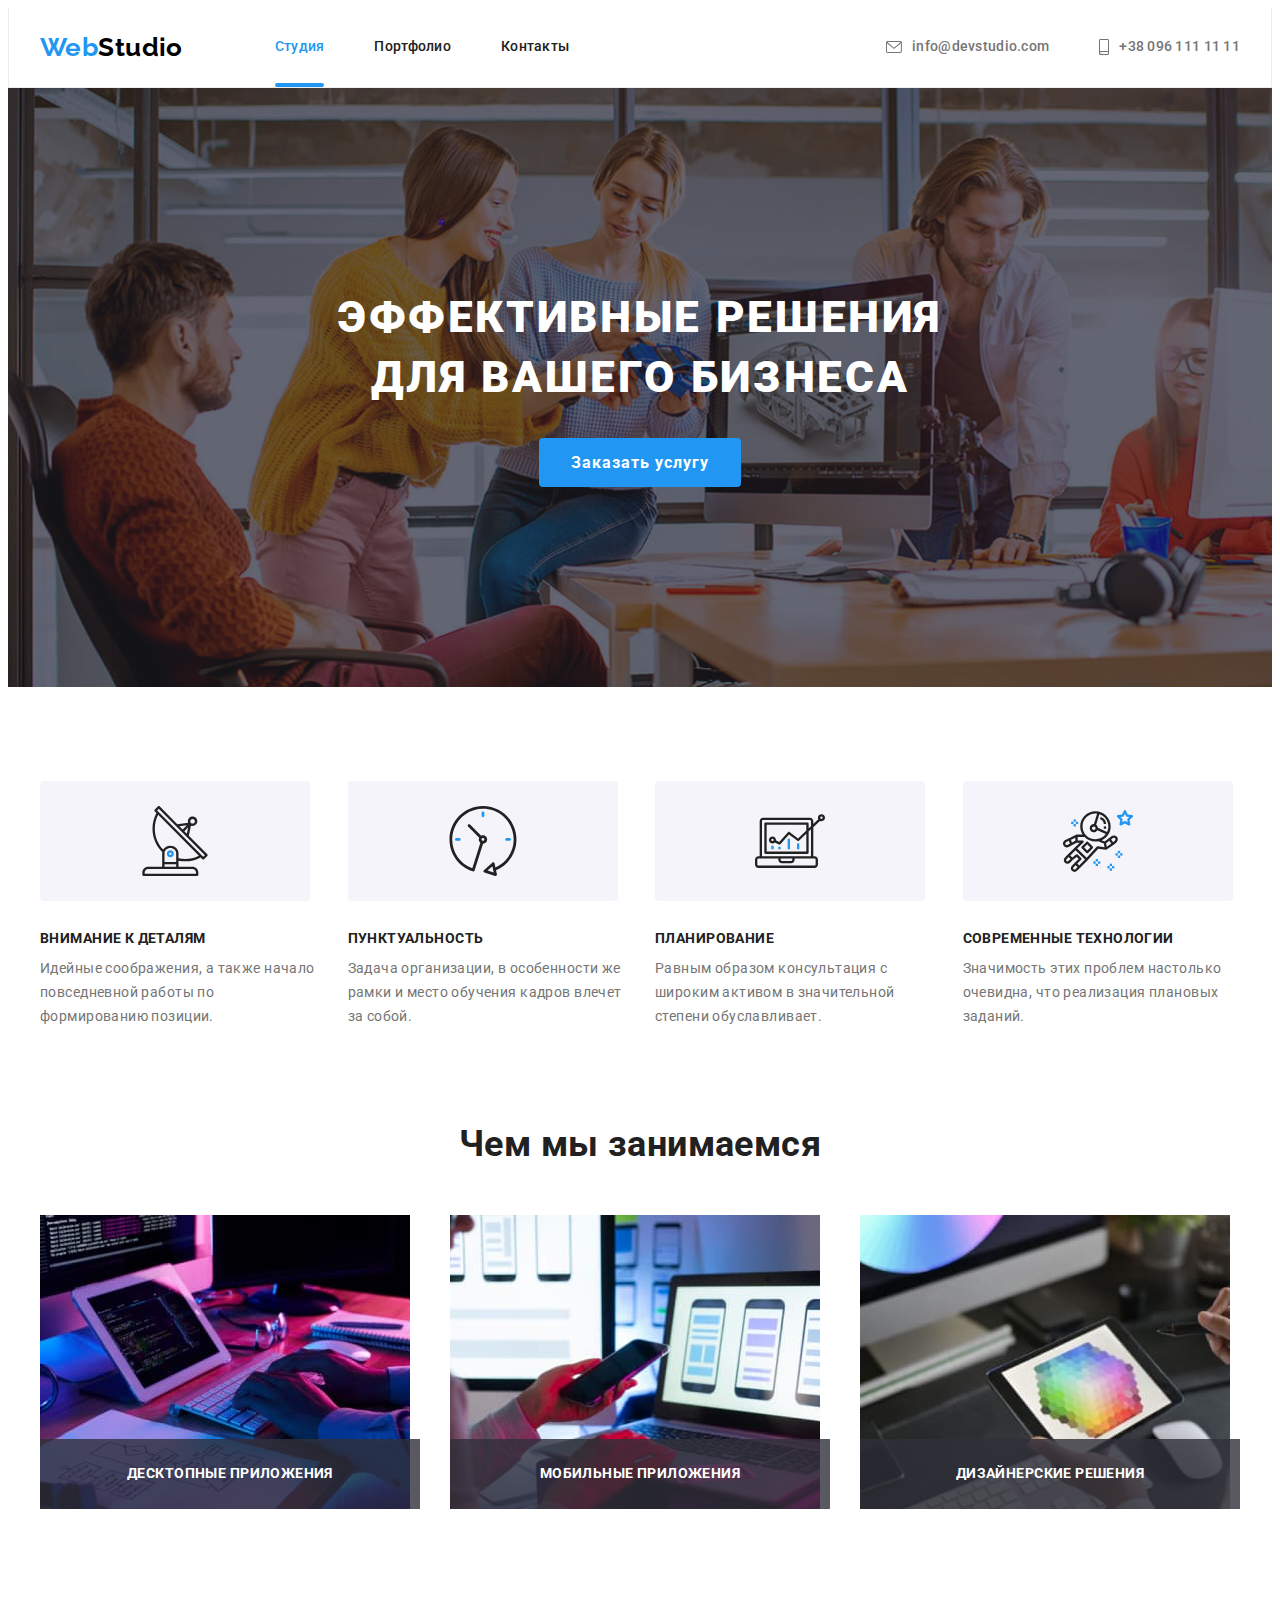
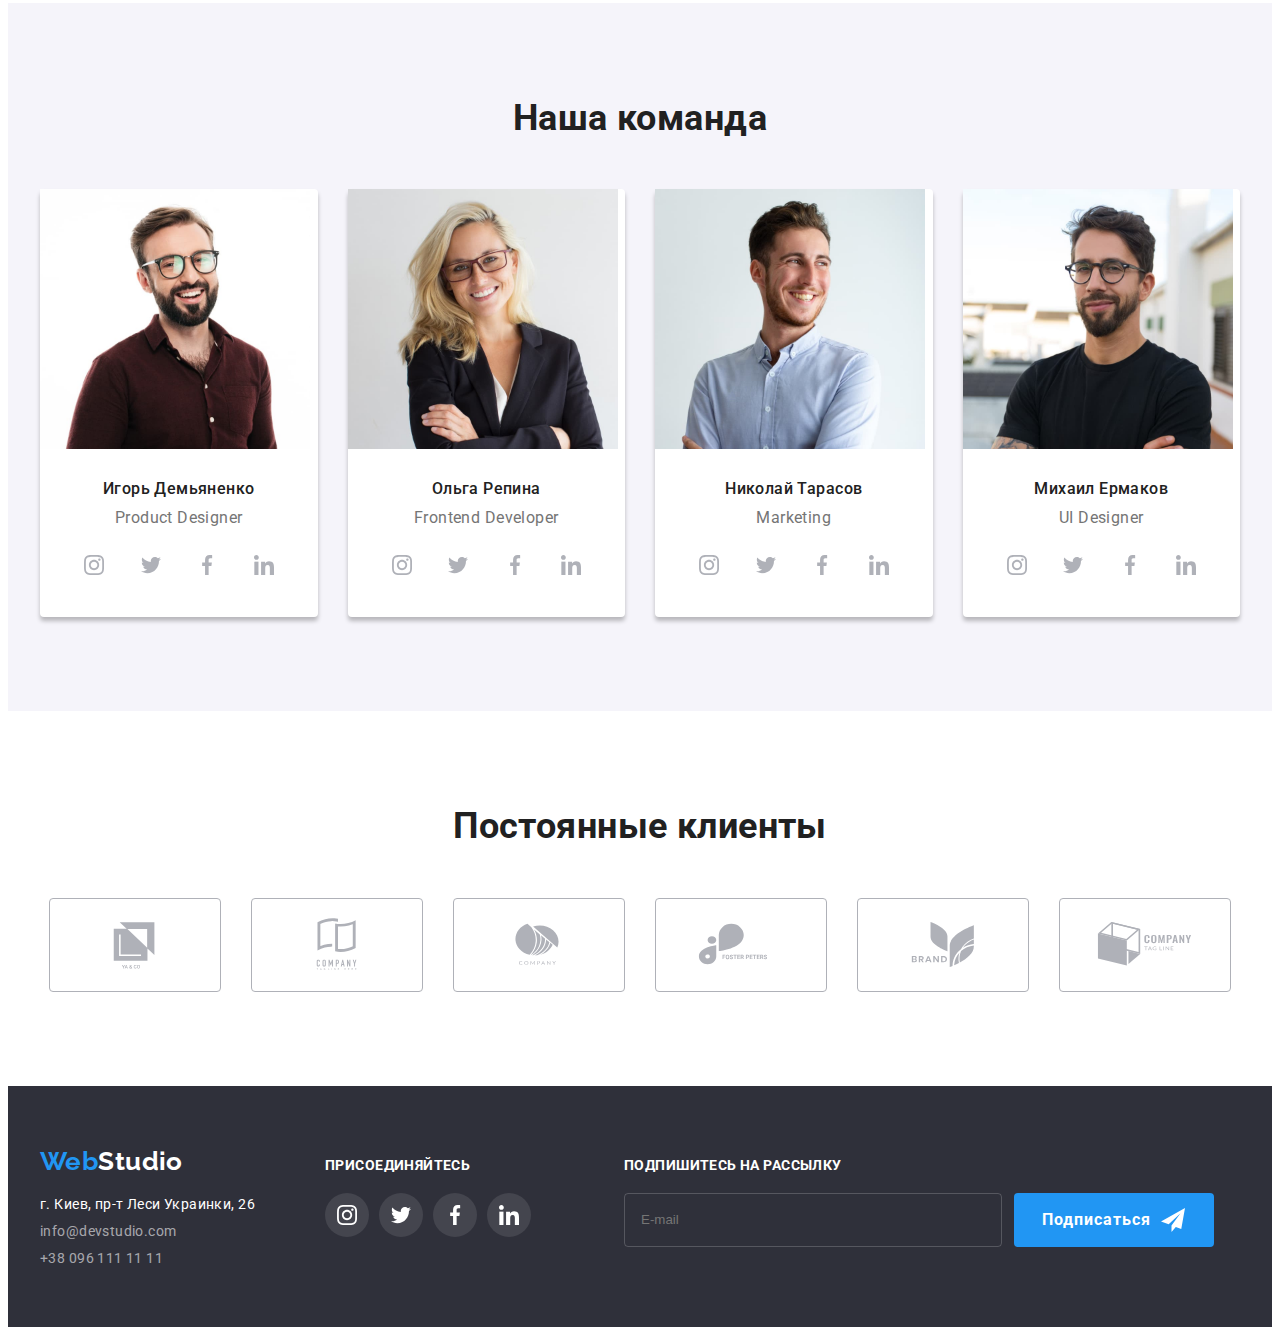
<file: index.html>
<!DOCTYPE html>
<html lang="ru">
  <head>
    <meta charset="UTF-8" />
    <meta http-equiv="X-UA-Compatible" content="IE=edge" />
    <meta name="viewport" content="width=device-width, initial-scale=1.0" />
    <title>Студия</title>
    <link rel="preconnect" href="https://fonts.googleapis.com" />
    <link rel="preconnect" href="https://fonts.gstatic.com" crossorigin />
    <link
      href="https://fonts.googleapis.com/css2?family=Raleway:wght@700&family=Roboto:wght@400;500;700;900&display=swap"
      rel="stylesheet"
    />
    <link
      rel="stylesheet"
      href="https://cdnjs.cloudflare.com/ajax/libs/modern-normalize/1.1.0/modern-normalize.min.css"
      integrity="sha512-wpPYUAdjBVSE4KJnH1VR1HeZfpl1ub8YT/NKx4PuQ5NmX2tKuGu6U/JRp5y+Y8XG2tV+wKQpNHVUX03MfMFn9Q=="
      crossorigin="anonymous"
      referrerpolicy="no-referrer"
    />
    <link rel="stylesheet" href="./css/styles.css" />
  </head>
  <body>
    <header class="header">
      <div class="container header-container">
        <a class="logo link" href="">Web<span class="logo-header">Studio</span> </a>
        <nav class="navigation">
          <ul class="nav-list list">
            <li class="nav-list-item">
              <a class="nav-list-link anderline active link" href="">Студия</a>
            </li>
            <li class="nav-list-item">
              <a class="nav-list-link link" href="portfolio.html">Портфолио</a>
            </li>
            <li class="nav-list-item">
              <a class="nav-list-link link" href="">Контакты</a>
            </li>
          </ul>
        </nav>
        <ul class="header-contacts list">
          <li class="header-contacts-item">
            <a class="nav-list-link link" href="mailto:info@devstudio.com">
              <svg class="nav-list-icon" width="16" height="12">
                <use href="./img/sprite.svg#envelope"></use>
              </svg>
              info@devstudio.com
            </a>
          </li>
          <li class="header-contacts-item">
            <a class="nav-list-link link" href="tel:+380961111111">
              <svg class="nav-list-icon" width="10" height="16">
                <use href="./img/sprite.svg#smartphone"></use>
              </svg>
              +38 096 111 11 11
            </a>
          </li>
        </ul>
      </div>
    </header>
    <main>
      <section class="hero">
        <div class="container">
          <h1 class="hero-discription">Эффективные решения для вашего бизнеса</h1>
          <button class="modal-btn" type="button" data-modal-open>Заказать услугу</button>
        </div>
      </section>
      <section class="advantage">
        <div class="container">
          <h2 class="visually-hidden">Преимущества</h2>
          <ul class="advantage-list card-set list">
            <li class="advantage-list-item card-set-item">
              <div class="advantage-icon">
                <svg class="advantage-list-icon" width="70" height="70">
                  <use href="./img/sprite.svg#antenna"></use>
                </svg>
              </div>
              <h3 class="advantage-list-title">Внимание к деталям</h3>
              <p class="advantage-discription">
                Идейные соображения, а также начало повседневной работы по формированию позиции.
              </p>
            </li>
            <li class="advantage-list-item card-set-item">
              <div class="advantage-icon">
                <svg class="advantage-list-icon" width="70" height="70">
                  <use href="./img/sprite.svg#clock"></use>
                </svg>
              </div>
              <h3 class="advantage-list-title">Пунктуальность</h3>
              <p class="advantage-discription">
                Задача организации, в особенности же рамки и место обучения кадров влечет за собой.
              </p>
            </li>
            <li class="advantage-list-item card-set-item">
              <div class="advantage-icon">
                <svg class="advantage-list-icon" width="70" height="70">
                  <use href="./img/sprite.svg#diagram"></use>
                </svg>
              </div>
              <h3 class="advantage-list-title">Планирование</h3>
              <p class="advantage-discription">
                Равным образом консультация с широким активом в значительной степени обуславливает.
              </p>
            </li>
            <li class="advantage-list-item card-set-item">
              <div class="advantage-icon">
                <svg class="advantage-list-icon" width="70" height="70">
                  <use href="./img/sprite.svg#astronaut"></use>
                </svg>
              </div>
              <h3 class="advantage-list-title">Современные технологии</h3>
              <p class="advantage-discription">
                Значимость этих проблем настолько очевидна, что реализация плановых заданий.
              </p>
            </li>
          </ul>
        </div>
      </section>
      <section class="about section">
        <div class="container">
          <h2 class="section-title">Чем мы занимаемся</h2>
          <ul class="about-list card-set list">
            <li class="about-list-img card-set-item">
              <div class="about-top-wrap">
                <img src="./img/img.jpg" alt="Клавиатура" width="370" height="294" />
                <p class="about-top-text">ДЕСКТОПНЫЕ ПРИЛОЖЕНИЯ</p>
              </div>
            </li>
            <li class="about-list-img card-set-item">
              <div class="about-top-wrap">
                <img src="./img/img_2.jpg" alt="Телефон" width="370" height="294" />
                <p class="about-top-text">МОБИЛЬНЫЕ ПРИЛОЖЕНИЯ</p>
              </div>
            </li>
            <li class="about-list-img card-set-item">
              <div class="about-top-wrap">
                <img src="./img/img_3.jpg" alt="Планшет" width="370" height="294" />
                <p class="about-top-text">ДИЗАЙНЕРСКИЕ РЕШЕНИЯ</p>
              </div>
            </li>
          </ul>
        </div>
      </section>
      <section class="team section">
        <div class="container">
          <h2 class="section-title">Наша команда</h2>
          <ul class="team-list card-set list">
            <li class="team-list-item card-set-item">
              <img src="./img/img_team1.jpg" alt="Игорь" width="270" height="260" />
              <div class="team-card">
                <h3 class="team-worker-name">Игорь Демьяненко</h3>
                <p class="team-discription" lang="en">Product Designer</p>
                <ul class="social-list list">
                  <li class="social-list-item">
                    <a class="social-list-link" href="">
                      <svg class="social-list-icon" width="20" height="20">
                        <use href="./img/sprite.svg#instagram"></use>
                      </svg>
                    </a>
                  </li>
                  <li class="social-list-item">
                    <a class="social-list-link" href="">
                      <svg class="social-list-icon" width="20" height="20">
                        <use href="./img/sprite.svg#twitter"></use>
                      </svg>
                    </a>
                  </li>
                  <li class="social-list-item">
                    <a class="social-list-link" href="">
                      <svg class="social-list-icon" width="20" height="20">
                        <use href="./img/sprite.svg#facebook"></use>
                      </svg>
                    </a>
                  </li>
                  <li class="social-list-item">
                    <a class="social-list-link" href="">
                      <svg class="social-list-icon" width="20" height="20">
                        <use href="./img/sprite.svg#linkedin"></use>
                      </svg>
                    </a>
                  </li>
                </ul>
              </div>
            </li>
            <li class="team-list-item card-set-item">
              <img src="./img/img_team2.jpg" alt="Ольга" width="270" height="260" />
              <div class="team-card">
                <h3 class="team-worker-name">Ольга Репина</h3>
                <p class="team-discription" lang="en">Frontend Developer</p>
                <ul class="social-list list">
                  <li class="social-list-item">
                    <a class="social-list-link" href="">
                      <svg class="social-list-icon" width="20" height="20">
                        <use href="./img/sprite.svg#instagram"></use>
                      </svg>
                    </a>
                  </li>
                  <li class="social-list-item">
                    <a class="social-list-link" href="">
                      <svg class="social-list-icon" width="20" height="20">
                        <use href="./img/sprite.svg#twitter"></use>
                      </svg>
                    </a>
                  </li>
                  <li class="social-list-item">
                    <a class="social-list-link" href="">
                      <svg class="social-list-icon" width="20" height="20">
                        <use href="./img/sprite.svg#facebook"></use>
                      </svg>
                    </a>
                  </li>
                  <li class="social-list-item">
                    <a class="social-list-link" href="">
                      <svg class="social-list-icon" width="20" height="20">
                        <use href="./img/sprite.svg#linkedin"></use>
                      </svg>
                    </a>
                  </li>
                </ul>
              </div>
            </li>
            <li class="team-list-item card-set-item">
              <img src="./img/img_team3.jpg" alt="Николай" width="270" height="260" />
              <div class="team-card">
                <h3 class="team-worker-name">Николай Тарасов</h3>
                <p class="team-discription" lang="en">Marketing</p>
                <ul class="social-list list">
                  <li class="social-list-item">
                    <a class="social-list-link" href="">
                      <svg class="social-list-icon" width="20" height="20">
                        <use href="./img/sprite.svg#instagram"></use>
                      </svg>
                    </a>
                  </li>
                  <li class="social-list-item">
                    <a class="social-list-link" href="">
                      <svg class="social-list-icon" width="20" height="20">
                        <use href="./img/sprite.svg#twitter"></use>
                      </svg>
                    </a>
                  </li>
                  <li class="social-list-item">
                    <a class="social-list-link" href="">
                      <svg class="social-list-icon" width="20" height="20">
                        <use href="./img/sprite.svg#facebook"></use>
                      </svg>
                    </a>
                  </li>
                  <li class="social-list-item">
                    <a class="social-list-link" href="">
                      <svg class="social-list-icon" width="20" height="20">
                        <use href="./img/sprite.svg#linkedin"></use>
                      </svg>
                    </a>
                  </li>
                </ul>
              </div>
            </li>
            <li class="team-list-item card-set-item">
              <img src="./img/img_team4.jpg" alt="Михаил" width="270" height="260" />
              <div class="team-card">
                <h3 class="team-worker-name">Михаил Ермаков</h3>
                <p class="team-discription" lang="en">UI Designer</p>
                <ul class="social-list list">
                  <li class="social-list-item">
                    <a class="social-list-link" href="">
                      <svg class="social-list-icon" width="20" height="20">
                        <use href="./img/sprite.svg#instagram"></use>
                      </svg>
                    </a>
                  </li>
                  <li class="social-list-item">
                    <a class="social-list-link" href="">
                      <svg class="social-list-icon" width="20" height="20">
                        <use href="./img/sprite.svg#twitter"></use>
                      </svg>
                    </a>
                  </li>
                  <li class="social-list-item">
                    <a class="social-list-link" href="">
                      <svg class="social-list-icon" width="20" height="20">
                        <use href="./img/sprite.svg#facebook"></use>
                      </svg>
                    </a>
                  </li>
                  <li class="social-list-item">
                    <a class="social-list-link" href="">
                      <svg class="social-list-icon" width="20" height="20">
                        <use href="./img/sprite.svg#linkedin"></use>
                      </svg>
                    </a>
                  </li>
                </ul>
              </div>
            </li>
          </ul>
        </div>
      </section>
      <section class="client-section section">
        <div class="container">
          <h2 class="section-title">Постоянные клиенты</h2>
          <ul class="client-list list">
            <li class="client-list-item">
              <a class="client-list-link" href="">
                <svg class="client-list-icon" width="106" height="60">
                  <use href="./img/sprite.svg#logo"></use>
                </svg>
              </a>
            </li>
            <li class="client-list-item">
              <a class="client-list-link" href="">
                <svg class="client-list-icon" width="106" height="60">
                  <use href="./img/sprite.svg#logo-1"></use>
                </svg>
              </a>
            </li>
            <li class="client-list-item">
              <a class="client-list-link" href="">
                <svg class="client-list-icon" width="106" height="60">
                  <use href="./img/sprite.svg#logo-2"></use>
                </svg>
              </a>
            </li>
            <li class="client-list-item">
              <a class="client-list-link" href="">
                <svg class="client-list-icon" width="106" height="60">
                  <use href="./img/sprite.svg#logo-3"></use>
                </svg>
              </a>
            </li>
            <li class="client-list-item">
              <a class="client-list-link" href="">
                <svg class="client-list-icon" width="106" height="60">
                  <use href="./img/sprite.svg#logo-4"></use>
                </svg>
              </a>
            </li>
            <li class="client-list-item">
              <a class="client-list-link" href="">
                <svg class="client-list-icon" width="106" height="60">
                  <use href="./img/sprite.svg#logo-5"></use>
                </svg>
              </a>
            </li>
          </ul>
        </div>
      </section>
    </main>
    <footer class="footer">
      <div class="container footer-rotation">
        <div class="footer-container">
          <a class="logo link" href="">Web<span class="logo-footer">Studio</span> </a>
          <address class="address">
            <ul class="address-list list">
              <li class="address-list-item">
                <a
                  class="footer-link address-item link"
                  href="https://goo.gl/maps/JGFZeKVPoiUHQ6UP8"
                  target="_blank"
                  rel="noreferrer noopener"
                  >г. Киев, пр-т Леси Украинки, 26</a
                >
              </li>
              <li class="address-list-item">
                <a class="footer-link link" href="mailto:info@devstudio.com">info@devstudio.com</a>
              </li>
              <li class="address-list-item">
                <a class="footer-link link" href="tel:+380961111111">+38 096 111 11 11</a>
              </li>
            </ul>
          </address>
        </div>
        <div class="footer-social-container">
          <p class="footer-social-title">ПРИСОЕДИНЯЙТЕСЬ</p>
          <ul class="social-list footer-social-list list">
            <li class="social-list-item">
              <a class="social-list-link footer-social-link" href="">
                <svg class="social-list-icon footer-icon" width="20" height="20">
                  <use href="./img/sprite.svg#instagram"></use>
                </svg>
              </a>
            </li>
            <li class="social-list-item">
              <a class="social-list-link footer-social-link" href="">
                <svg class="social-list-icon footer-icon" width="20" height="20">
                  <use href="./img/sprite.svg#twitter"></use>
                </svg>
              </a>
            </li>
            <li class="social-list-item">
              <a class="social-list-link footer-social-link" href="">
                <svg class="social-list-icon footer-icon" width="20" height="20">
                  <use href="./img/sprite.svg#facebook"></use>
                </svg>
              </a>
            </li>
            <li class="social-list-item">
              <a class="social-list-link footer-social-link" href="">
                <svg class="social-list-icon footer-icon" width="20" height="20">
                  <use href="./img/sprite.svg#linkedin"></use>
                </svg>
              </a>
            </li>
          </ul>
        </div>
        <div class="footer-sub">
          <p class="footer-sub-title">ПОДПИШИТЕСЬ НА РАССЫЛКУ</p>
          <form class="footer-form">
            <input type="email" class="submit-input" name="user-email" placeholder="E-mail" />
            <button type="submit" class="send-btn-sub">
              Подписаться
              <svg class="send-btn-icon" width="24" height="24">
                <use href="./img/sprite.svg#icon-send"></use>
              </svg>
            </button>
          </form>
        </div>
      </div>
    </footer>
    <div class="backdrop is-hidden" data-modal>
      <div class="modal">
        <button type="button" class="modal-close-btn" data-modal-close>
          <svg class="modal-close-icon" width="18" height="18">
            <use href="./img/sprite.svg#icon-close-modal"></use>
          </svg>
        </button>
        <p class="modal-title">Оставьте свои данные, мы вам перезвоним</p>
        <form>
          <div class="modal-fild">
            <label for="user-name" class="modal-label"> Имя</label>
            <div class="input-wrap">
              <input type="text" class="modal-input" name="user-name" id="user-name" />
              <svg class="modal-icon" width="18" height="18">
                <use href="./img/sprite.svg#icon-person"></use>
              </svg>
            </div>
          </div>
          <div class="modal-fild">
            <label for="user-tel" class="modal-label"> Телефон</label>
            <div class="input-wrap">
              <input type="tel" class="modal-input" name="user-tel" id="user-tel" />
              <svg class="modal-icon" width="18" height="18">
                <use href="./img/sprite.svg#icon-phone"></use>
              </svg>
            </div>
          </div>
          <div class="modal-fild">
            <label for="user-email" class="modal-label"> Почта</label>
            <div class="input-wrap">
              <input type="email" class="modal-input" name="user-email" id="user-email" />
              <svg class="modal-icon" width="18" height="18">
                <use href="./img/sprite.svg#icon-email"></use>
              </svg>
            </div>
          </div>
          <div class="modal-user-fild">
            <label for="user-text" class="modal-label"> Комментарий</label>
            <textarea
              name="user-text"
              id="user-text"
              class="modal-text"
              placeholder="Введите текс"
            ></textarea>
          </div>
          <div class="modal-fild checkbox-fild">
            <input
              type="checkbox"
              name="privasy"
              value="true"
              class="modal-check visually-hidden"
              id="privasy"
            />
            <label for="privasy" class="check-text">
              <span>
                <svg class="checkbox-icon" width="11" height="8">
                  <use href="./img/sprite.svg#icon-check"></use>
                </svg>
              </span>
              Соглашаюсь с рассылкой и принимаю
              <a href="" class="check-link">Условия договора</a></label
            >
          </div>
          <button type="submit" class="send-btn">Отправить</button>
        </form>
      </div>
    </div>
    <script src="./js/modal.js"></script>
  </body>
</html>
</file>
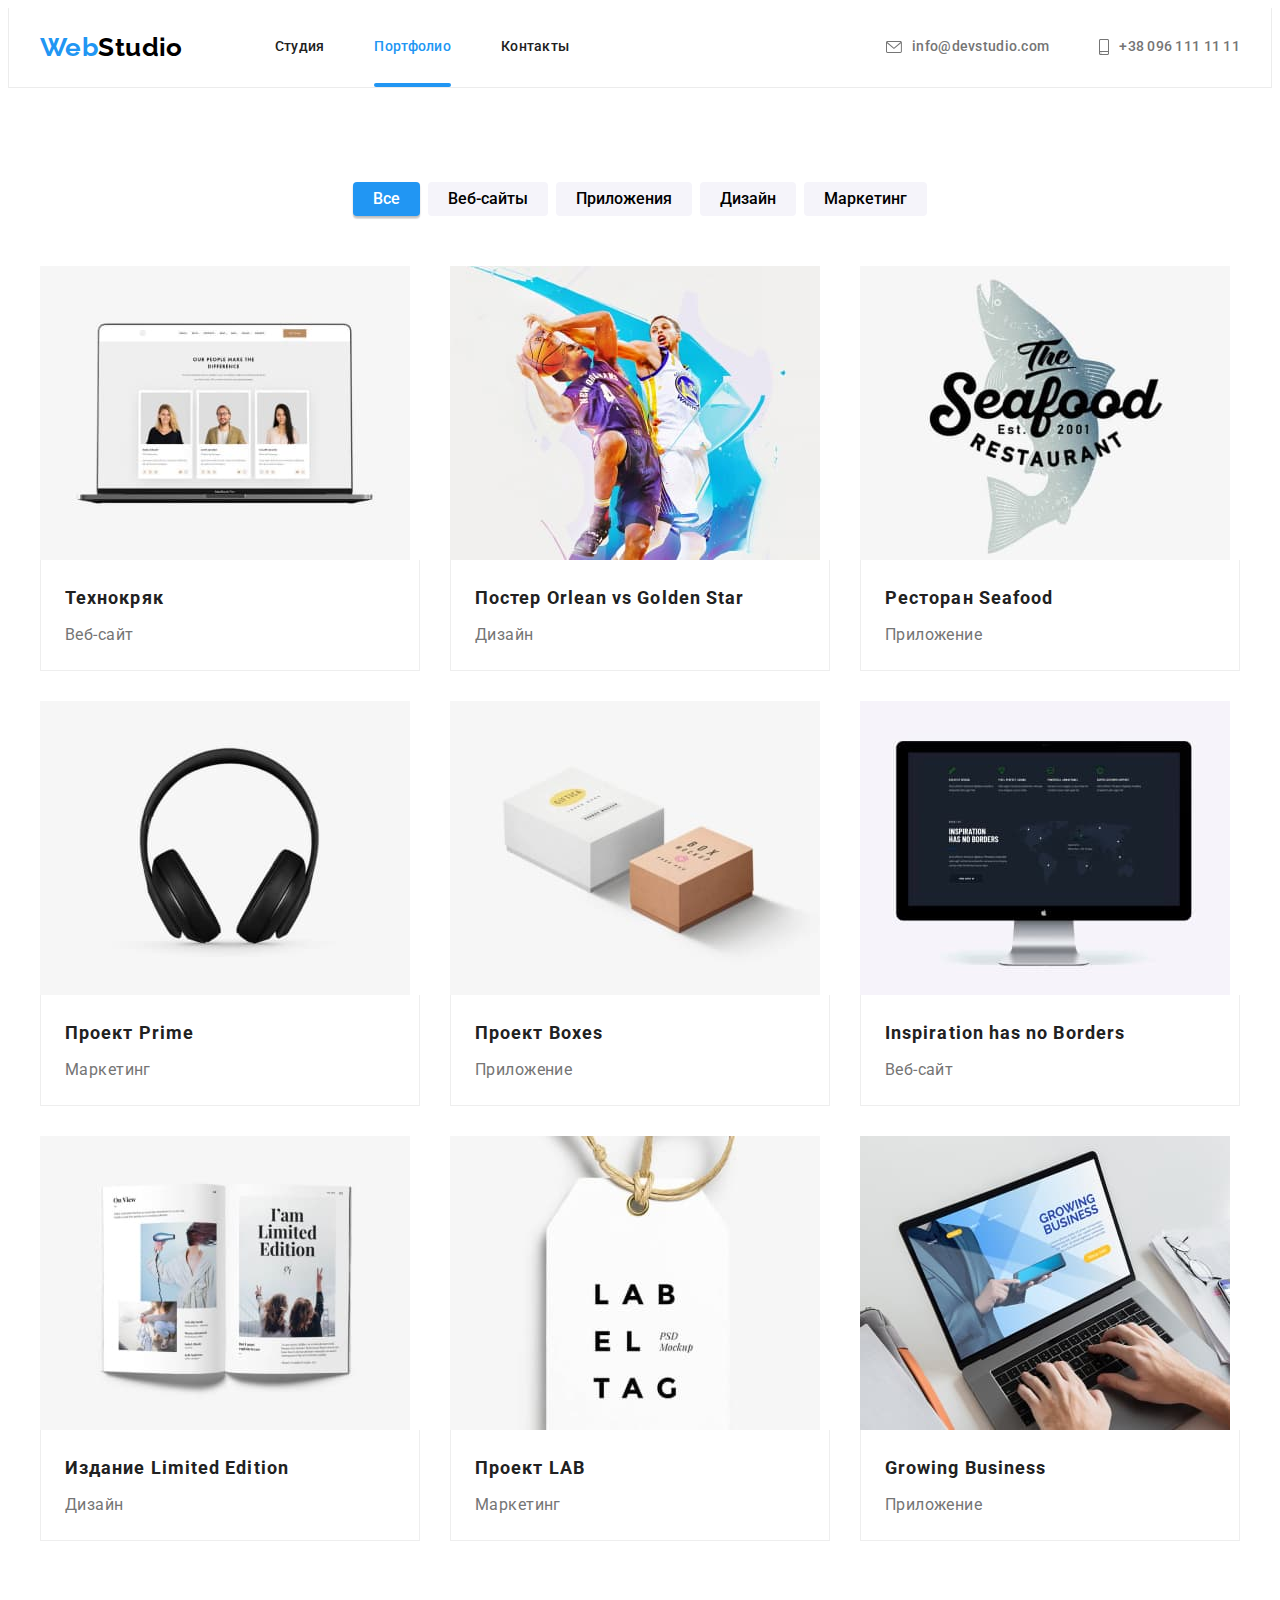
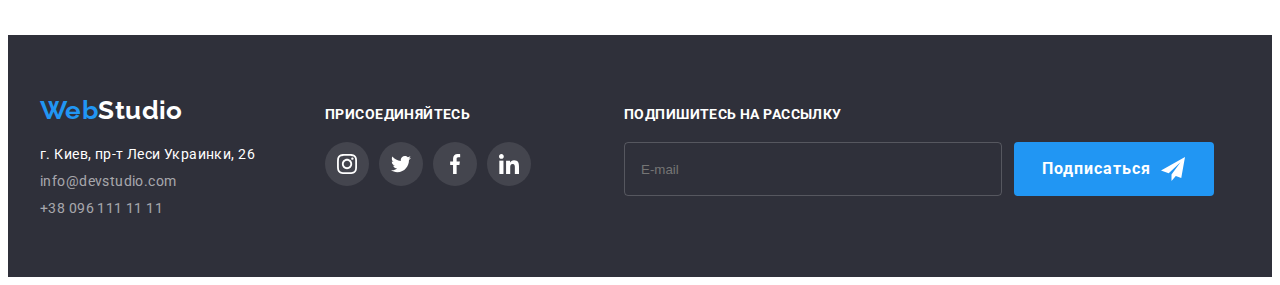
<file: portfolio.html>
<!DOCTYPE html>
<html lang="ru">
  <head>
    <meta charset="UTF-8" />
    <meta http-equiv="X-UA-Compatible" content="IE=edge" />
    <meta name="viewport" content="width=device-width, initial-scale=1.0" />
    <title>Портфолио</title>
    <link rel="preconnect" href="https://fonts.googleapis.com" />
    <link rel="preconnect" href="https://fonts.gstatic.com" crossorigin />
    <link
      href="https://fonts.googleapis.com/css2?family=Raleway:wght@700&family=Roboto:wght@400;500;700;900&display=swap"
      rel="stylesheet"
    />
    <link
      rel="stylesheet"
      href="https://cdnjs.cloudflare.com/ajax/libs/modern-normalize/1.1.0/modern-normalize.min.css"
      integrity="sha512-wpPYUAdjBVSE4KJnH1VR1HeZfpl1ub8YT/NKx4PuQ5NmX2tKuGu6U/JRp5y+Y8XG2tV+wKQpNHVUX03MfMFn9Q=="
      crossorigin="anonymous"
      referrerpolicy="no-referrer"
    />
    <link rel="stylesheet" href="./css/styles.css" />
  </head>
  <body>
    <header class="header">
      <div class="container header-container">
        <a class="logo link" href="">Web<span class="logo-header">Studio</span> </a>
        <nav class="navigation">
          <ul class="nav-list list">
            <li class="nav-list-item">
              <a class="nav-list-link link" href="index.html">Студия</a>
            </li>
            <li class="nav-list-item">
              <a class="nav-list-link anderline active link" href="">Портфолио</a>
            </li>
            <li class="nav-list-item">
              <a class="nav-list-link link" href="">Контакты</a>
            </li>
          </ul>
        </nav>
        <ul class="header-contacts list">
          <li class="header-contacts-item">
            <a class="nav-list-link contacts-link link" href="mailto:info@devstudio.com">
              <svg class="nav-list-icon" width="16" height="12">
                <use href="./img/sprite.svg#envelope"></use>
              </svg>
              info@devstudio.com
            </a>
          </li>
          <li class="header-contacts-item">
            <a class="nav-list-link contacts-link link" href="tel:+380961111111">
              <svg class="nav-list-icon" width="10" height="16">
                <use href="./img/sprite.svg#smartphone"></use>
              </svg>
              +38 096 111 11 11
            </a>
          </li>
        </ul>
      </div>
    </header>
    <main>
      <section class="portfolio-nav section">
        <div class="container">
          <h1 hidden>Портфолио</h1>
          <ul class="portfolio-nav-list list">
            <li class="portfolio-nav-list-item">
              <button class="portfolio-nav-list-btn current" type="button">Все</button>
            </li>
            <li class="portfolio-nav-list-item">
              <button class="portfolio-nav-list-btn" type="button">Веб-сайты</button>
            </li>
            <li class="portfolio-nav-list-item">
              <button class="portfolio-nav-list-btn" type="button">Приложения</button>
            </li>
            <li class="portfolio-nav-list-item">
              <button class="portfolio-nav-list-btn" type="button">Дизайн</button>
            </li>
            <li class="portfolio-nav-list-item">
              <button class="portfolio-nav-list-btn" type="button">Маркетинг</button>
            </li>
          </ul>
          <ul class="projects-list card-set list">
            <li class="projects-list-item card-set-item">
              <a class="projects-link link" href="" target="_blank" rel="noreferrer noopener">
                <div class="projects-top-wrap">
                  <img
                    src="./img/img_one.jpg"
                    alt="Фото сайта технокряк"
                    width="370"
                    height="294"
                  />
                  <p class="projects-top-text">
                    Ресурс предлагает комплексные предложения с разным уровнем функционала и
                    сервисов. Все это позволит посетителю получить исчерпывающие сведения о компании
                    или частном лице.
                  </p>
                </div>
                <div class="projects-card">
                  <h2 class="projects-title">Технокряк</h2>
                  <p class="projects-discription">Веб-сайт</p>
                </div>
              </a>
            </li>
            <li class="projects-list-item card-set-item">
              <a class="projects-link link" href="" target="_blank" rel="noreferrer noopener">
                <div class="projects-top-wrap">
                  <img src="./img/img_two.jpg" alt="Фото постера" width="370" height="294" />
                  <p class="projects-top-text">
                    Плакаты – невероятно творческая форма дизайна. Их цель заключается в том, чтобы
                    захватить и удержать внимание.
                  </p>
                </div>
                <div class="projects-card">
                  <h2 class="projects-title">
                    Постер <span lang="en">Orlean vs Golden Star</span>
                  </h2>
                  <p class="projects-discription">Дизайн</p>
                </div>
              </a>
            </li>
            <li class="projects-list-item card-set-item">
              <a class="projects-link link" href="" target="_blank" rel="noreferrer noopener">
                <div class="projects-top-wrap">
                  <img src="./img/img_three.jpg" alt="Логотип ресторана" width="370" height="294" />
                  <p class="projects-top-text">
                    Внедряя мобильное приложение для ресторана, бизнес получает колоссальные
                    преимущества. Конечно, требуются инвестиции, но в долгосрочной перспективе они
                    окупаются и приносят большую прибыль.
                  </p>
                </div>
                <div class="projects-card">
                  <h2 class="projects-title">Ресторан <span lang="en">Seafood</span></h2>
                  <p class="projects-discription">Приложение</p>
                </div>
              </a>
            </li>
            <li class="projects-list-item card-set-item">
              <a class="projects-link link" href="" target="_blank" rel="noreferrer noopener">
                <div class="projects-top-wrap">
                  <img src="./img/img_four.jpg" alt="Фото проекта прайм" width="370" height="294" />
                  <p class="projects-top-text">
                    Премиум — это не штучный люкс для сверхдоходной аудитории, это все еще массовое
                    производство, но более высокого качества, чем основной рынок
                  </p>
                </div>
                <div class="projects-card">
                  <h2 class="projects-title">Проект <span lang="en">Prime</span></h2>
                  <p class="projects-discription">Маркетинг</p>
                </div>
              </a>
            </li>
            <li class="projects-list-item card-set-item">
              <a class="projects-link link" href="" target="_blank" rel="noreferrer noopener">
                <div class="projects-top-wrap">
                  <img
                    src="./img/img_five.jpg"
                    alt="Фото проекта коробки"
                    width="370"
                    height="294"
                  />
                  <p class="projects-top-text">
                    Упаковка продукта — один из ключевых этапов маркетинга. С ее помощью покупатели
                    идентифицируют бренд и конкретный товар.
                  </p>
                </div>
                <div class="projects-card">
                  <h2 class="projects-title">Проект <span lang="en">Boxes</span></h2>
                  <p class="projects-discription">Приложение</p>
                </div>
              </a>
            </li>
            <li class="projects-list-item card-set-item">
              <a class="projects-link link" href="" target="_blank" rel="noreferrer noopener">
                <div class="projects-top-wrap">
                  <img
                    src="./img/img_six.jpg"
                    alt="Фото сайта вдохновление"
                    width="370"
                    height="294"
                  />
                  <p class="projects-top-text">
                    «У всех нас есть два варианта: мы можем просто жить, а можем создавать
                    собственную жизнь и судьбу», – Джим Рон
                  </p>
                </div>
                <div class="projects-card">
                  <h2 class="projects-title" lang="en">Inspiration has no Borders</h2>
                  <p class="projects-discription">Веб-сайт</p>
                </div>
              </a>
            </li>
            <li class="projects-list-item card-set-item">
              <a class="projects-link link" href="" target="_blank" rel="noreferrer noopener">
                <div class="projects-top-wrap">
                  <img src="./img/img_seven.jpg" alt="Фото дизайна" width="370" height="294" />
                  <p class="projects-top-text">
                    Ограниченная упаковка, лимитированная серия, весенний дизайн, новогоднее
                    предложение – все это перечень особенных сезонных продуктов, которые регулярно
                    выпускают компании.
                  </p>
                </div>
                <div class="projects-card">
                  <h2 class="projects-title">Издание <span lang="en">Limited Edition</span></h2>
                  <p class="projects-discription">Дизайн</p>
                </div>
              </a>
            </li>
            <li class="projects-list-item card-set-item">
              <a class="projects-link link" href="" target="_blank" rel="noreferrer noopener">
                <div class="projects-top-wrap">
                  <img
                    src="./img/img_eight.jpg"
                    alt="Фото логотипа проекта"
                    width="370"
                    height="294"
                  />
                  <p class="projects-top-text">
                    Правильно оформленные этикетки предоставляют всю необходимую информацию о товаре
                    и правила его эксплуатации. А в сочетании с нанесенным на лейбл логотипом
                    бренда, такие изделия делают ваш бренд узнаваемым и популярным
                  </p>
                </div>
                <div class="projects-card">
                  <h2 class="projects-title">Проект <span lang="en">LAB</span></h2>
                  <p class="projects-discription">Маркетинг</p>
                </div>
              </a>
            </li>
            <li class="projects-list-item card-set-item">
              <a class="projects-link link" href="" target="_blank" rel="noreferrer noopener">
                <div class="projects-top-wrap">
                  <img
                    src="./img/img_nine.jpg"
                    alt="Фото работы приложения"
                    width="370"
                    height="294"
                  />
                  <p class="projects-top-text">
                    «Если вы думаете, что вы способны на что-то, вы правы, если вы думаете, что у
                    вас не получится что-то, вы тоже правы», – Генри Форд.
                  </p>
                </div>
                <div class="projects-card">
                  <h2 class="projects-title" lang="en">Growing Business</h2>
                  <p class="projects-discription">Приложение</p>
                </div>
              </a>
            </li>
          </ul>
        </div>
      </section>
    </main>
    <footer class="footer">
      <div class="container footer-rotation">
        <div class="footer-container">
          <a class="logo link" href="">Web<span class="logo-footer">Studio</span> </a>
          <address class="address">
            <ul class="address-list list">
              <li class="address-list-item">
                <a
                  class="footer-link address-item link"
                  href="https://goo.gl/maps/JGFZeKVPoiUHQ6UP8"
                  target="_blank"
                  rel="noreferrer noopener"
                  >г. Киев, пр-т Леси Украинки, 26</a
                >
              </li>
              <li class="address-list-item">
                <a class="footer-link link" href="mailto:info@devstudio.com">info@devstudio.com</a>
              </li>
              <li class="address-list-item">
                <a class="footer-link link" href="tel:+380961111111">+38 096 111 11 11</a>
              </li>
            </ul>
          </address>
        </div>
        <div class="footer-social-container">
          <h3 class="footer-social-title">ПРИСОЕДИНЯЙТЕСЬ</h3>
          <ul class="social-list footer-social-list list">
            <li class="social-list-item">
              <a class="social-list-link footer-social-link" href="">
                <svg class="social-list-icon footer-icon" width="20" height="20">
                  <use href="./img/sprite.svg#instagram"></use>
                </svg>
              </a>
            </li>
            <li class="social-list-item">
              <a class="social-list-link footer-social-link" href="">
                <svg class="social-list-icon footer-icon" width="20" height="20">
                  <use href="./img/sprite.svg#twitter"></use>
                </svg>
              </a>
            </li>
            <li class="social-list-item">
              <a class="social-list-link footer-social-link" href="">
                <svg class="social-list-icon footer-icon" width="20" height="20">
                  <use href="./img/sprite.svg#facebook"></use>
                </svg>
              </a>
            </li>
            <li class="social-list-item">
              <a class="social-list-link footer-social-link" href="">
                <svg class="social-list-icon footer-icon" width="20" height="20">
                  <use href="./img/sprite.svg#linkedin"></use>
                </svg>
              </a>
            </li>
          </ul>
        </div>
        <div class="footer-sub">
          <p class="footer-sub-title">ПОДПИШИТЕСЬ НА РАССЫЛКУ</p>
          <form class="footer-form">
            <input type="email" class="submit-input" name="user-email" placeholder="E-mail" />
            <button type="submit" class="send-btn-sub">
              Подписаться
              <svg class="send-btn-icon" width="24" height="24">
                <use href="./img/sprite.svg#icon-send"></use>
              </svg>
            </button>
          </form>
        </div>
      </div>
    </footer>
  </body>
</html>
</file>
<file: css/styles.css>
:root {
  --primary-font-family: 'Roboto', sans-serif;
  --primary-letter-spacing: 0.03em;
  --primary-font-size: 14px;
  --primary-line-height: 1.14;
  --main-font-waight: 400;
  --primary-discription-color: #757575;
  --main-dark-color: #212121;
  --accent-color: #2196f3;
  --card-item: 3;
}
body {
  font-family: var(--primary-font-family);
  letter-spacing: var(--primary-letter-spacing);
  font-size: var(--primary-font-size);
  color: var(--primary-discription-color);
  line-height: var(--primary-line-height);
  font-weight: var(--main-font-waight);
}
h1,
h2,
h3,
h4,
p {
  margin-top: 0;
  margin-bottom: 0;
}
ul,
ol {
  margin-top: 0;
  margin-bottom: 0;
  padding-left: 0;
}
img {
  display: block;
}
.list {
  list-style: none;
}
.link {
  text-decoration: none;
  color: inherit;
}
.container {
  width: 1200px;
  padding-left: 15px;
  padding-right: 15px;
  margin-left: auto;
  margin-right: auto;
}
.section {
  padding-top: 94px;
  padding-bottom: 94px;
}
.card-set {
  display: flex;
  flex-wrap: wrap;
  margin-top: -30px;
  margin-left: -30px;
}
.card-set-item {
  margin-top: 30px;
  margin-left: 30px;
  flex-basis: calc(100% / var(--card-item) - 30px);
}

/* ==========LOGO========== */

.logo {
  font-family: 'Raleway', sans-serif;
  font-weight: 700;
  font-size: 26px;
  line-height: 1.19;
  color: var(--accent-color);
}
.logo-header {
  color: #000000;
}
.logo-footer {
  color: #ffffff;
}

/* ==========HEADER========== */
.header-container {
  display: flex;
  align-items: center;
}

.nav-list-link {
  font-weight: 500;
  font-size: inherit;
  letter-spacing: 0.02em;
  display: flex;
  align-items: center;
  transition-property: color;
  transition-duration: 250ms;
  transition-timing-function: cubic-bezier(0.4, 0, 0.2, 1);
  position: relative;
}
.nav-list-link.anderline::after {
  content: '';
  position: absolute;
  width: 100%;
  height: 4px;
  background-color: var(--accent-color);
  border-radius: 2px;
  left: 0;
  bottom: -32px;
}

.nav-list-icon {
  fill: var(--primary-discription-color);
  margin-right: 10px;
  transition-property: fill;
  transition-duration: 250ms;
  transition-timing-function: cubic-bezier(0.4, 0, 0.2, 1);
}

.nav-list-link:hover,
.nav-list-link:focus,
.active {
  color: var(--accent-color);
}
.nav-list-link:hover .nav-list-icon,
.nav-list-link:focus .nav-list-icon {
  fill: var(--accent-color);
}

.nav-list {
  color: var(--main-dark-color);
  display: flex;
}

.header-contacts {
  display: flex;
  margin-left: auto;
}
.header-contacts-item:not(:last-child) {
  margin-right: 50px;
}
.nav-list-item:not(:last-child) {
  margin-right: 50px;
}
.header {
  padding-top: 24px;
  padding-bottom: 24px;
  border: 1px solid #ececec;
  border-top: none;
  border-top: none;
}
.header .logo {
  margin-right: 92px;
}
/* ==========HERO========== */
.hero {
  background-image: linear-gradient(rgba(47, 48, 58, 0.4), rgba(47, 48, 58, 0.4)),
    url(../img/hero/bg.jpg);
  background-color: #c4c4c4;
  background-size: cover;
  padding-top: 200px;
  padding-bottom: 200px;
  max-width: 1600px;
  margin: 0 auto;
}

.hero-discription {
  font-weight: 900;
  font-size: 44px;
  line-height: 1.36;
  text-align: center;
  letter-spacing: 0.06em;
  text-transform: uppercase;
  color: #ffffff;
  margin-bottom: 30px;
  margin-right: auto;
  margin-left: auto;
  width: 696px;
}
.modal-btn {
  font-family: inherit;
  font-weight: 700;
  font-size: 16px;
  line-height: 1.86;
  display: flex;
  align-items: center;
  text-align: center;
  letter-spacing: 0.06em;
  color: #ffffff;
  background-color: var(--accent-color);
  cursor: pointer;
  margin-right: auto;
  margin-left: auto;
  min-width: 200px;
  padding: 10px 32px;
  border-radius: 4px;
  border: none;
  transition-property: background-color;
  transition-duration: 250ms;
  transition-timing-function: cubic-bezier(0.4, 0, 0.2, 1);
}
.modal-btn:hover,
.modal-btn:focus {
  background-color: #188ce8;
}

/* ==========ADVANTAGE========== */
.visually-hidden {
  position: absolute;
  white-space: nowrap;
  width: 1px;
  height: 1px;
  overflow: hidden;
  border: 0;
  padding: 0;
  clip: rect(0 0 0 0);
  clip-path: inset(50%);
  margin: -1px;
}
.advantage-list-title {
  font-weight: 700;
  font-size: 14px;
  text-transform: uppercase;
  color: var(--main-dark-color);
  margin-bottom: 10px;
}
.advantage-discription {
  line-height: 1.71;
}
.advantage {
  padding-top: 94px;
}
.advantage-list {
  --card-item: 4;
}
.advantage-icon {
  display: flex;
  align-items: center;
  justify-content: center;
  background: #f5f4fa;
  border: 1px;
  box-sizing: border-box;
  border-radius: 4px;
  margin-bottom: 30px;
  width: 270px;
  height: 120px;
}

/* ==========ABOUT========== */

.section-title {
  font-weight: 700;
  font-size: 36px;
  line-height: 1.17;
  text-align: center;
  color: var(--main-dark-color);
  margin-bottom: 50px;
}

.about-top-wrap {
  position: relative;
}
.about-top-text {
  position: absolute;
  bottom: 0;
  color: #ffffff;
  background-color: rgba(47, 48, 58, 0.8);
  height: 70px;
  width: 100%;
  display: flex;
  justify-content: center;
  align-items: center;
  font-weight: 700;
}

/* ==========TEAM========== */

.team-worker-name {
  font-weight: 500;
  color: var(--main-dark-color);
  margin-bottom: 10px;
}
.team-worker-name,
.team-discription {
  font-size: 16px;
  line-height: 1.19;
  text-align: center;
}
.team-discription {
  margin-bottom: 16px;
}

.team {
  background-color: #f5f4fa;
}
.team-list {
  --card-item: 4;
}
.team-list-item {
  border: 1px;
  border-top: none;
  border-radius: 4px;
  background-color: #ffffff;
  box-shadow: 0px 4px 4px rgba(0, 0, 0, 0.25);
}
.team-card {
  padding-top: 30px;
  padding-bottom: 30px;
  padding-left: 32px;
  padding-right: 32px;
}
.social-list {
  display: flex;
  justify-content: space-between;
}
.social-list-icon {
  fill: #afb1b8;
  transition-property: fill;
  transition-duration: 250ms;
  transition-timing-function: cubic-bezier(0.4, 0, 0.2, 1);
}

.social-list-link {
  display: flex;
  align-items: center;
  justify-content: center;
  width: 44px;
  height: 44px;
  background-color: #ffffff;
  border-radius: 50%;
  transition-property: background-color;
  transition-duration: 250ms;
  transition-timing-function: cubic-bezier(0.4, 0, 0.2, 1);
}
.social-list-link:hover .social-list-icon,
.social-list-link:focus .social-list-icon {
  fill: #ffffff;
}
.social-list-link:hover,
.social-list-link:focus {
  background-color: var(--accent-color);
}

/*===========CLIENTS===========*/
.client-list {
  display: flex;
  align-items: center;
  justify-content: center;
}
.client-list-link {
  display: flex;
  align-items: center;
  justify-content: center;
  fill: #afb1b8;
  border: 1px solid #afb1b8;
  border-radius: 4px;
  width: 170px;
  height: 92px;
  transition-property: border-color;
  transition-duration: 250ms;
  transition-timing-function: cubic-bezier(0.4, 0, 0.2, 1);
}
.client-list-icon {
  transition-property: fill;
  transition-duration: 250ms;
  transition-timing-function: cubic-bezier(0.4, 0, 0.2, 1);
}

.client-list-item:not(:last-child) {
  margin-right: 30px;
}
.client-list-link:hover .client-list-icon,
.client-list-link:focus .client-list-icon {
  fill: var(--accent-color);
}
.client-list-link:hover,
.client-list-link:focus {
  border-color: var(--accent-color);
}

/* ==========FOOTER========== */
.address {
  font-weight: var(--secondary-font-waight);
  font-style: normal;
}
.footer .logo {
  display: block;
  margin-bottom: 20px;
}
.footer-link {
  line-height: 1.17;
}
.footer-link {
  color: rgb(250, 250, 250, 0.6);
  transition-property: color;
  transition-duration: 250ms;
  transition-timing-function: cubic-bezier(0.4, 0, 0.2, 1);
}
.footer-link:hover,
.footer-link:focus {
  color: var(--accent-color);
}
.address-item {
  color: #ffffff;
}
.footer {
  display: flex;
  align-items: baseline;
  background-color: #2f303a;
  padding-top: 60px;
  padding-bottom: 60px;
}
.address-list {
  display: flex;
  flex-direction: column;
}
.address-list-item:not(:last-child) {
  margin-bottom: 10px;
}
.footer-rotation {
  display: flex;
  align-items: baseline;
}
.footer-container {
  margin-right: 70px;
}
.footer-social-container {
  width: 206px;
  margin-right: 93px;
}
.footer-social-title,
.footer-sub-title {
  font-weight: 700;
  font-size: 14px;
  line-height: 16px;
  letter-spacing: 0.03em;
  color: #ffffff;
  margin-bottom: 20px;
}
.footer-social-link {
  background: rgba(255, 255, 255, 0.1);
}
.footer-icon {
  fill: white;
}
.footer-form {
  display: flex;
}

.submit-input {
  width: 358px;
  height: 50px;
  border: 1px solid #ffffff30;
  border-radius: 4px;
  padding-left: 16px;
  outline: none;
  background-color: transparent;
  color: #ffffff;
}
.send-btn-sub {
  font-family: inherit;
  font-weight: 700;
  font-size: 16px;
  line-height: 1.86;
  display: flex;
  align-items: center;
  text-align: center;
  letter-spacing: 0.06em;
  color: #ffffff;
  background-color: var(--accent-color);
  cursor: pointer;
  margin-right: auto;
  margin-left: auto;
  min-width: 200px;
  padding: 10px 28px;
  border-radius: 4px;
  border: none;
  margin-left: 12px;
  transition-property: background-color;
  transition-duration: 250ms;
  transition-timing-function: cubic-bezier(0.4, 0, 0.2, 1);
}
.send-btn-sub:hover,
.send-btn-sub:focus {
  background-color: #188ce8;
}
.send-btn-icon {
  fill: #ffffff;
  margin-left: 10px;
}
/* ==========PORTFOLIO========== */

.portfolio-nav-list-btn {
  font-weight: 500;
  font-family: inherit;
  font-size: 16px;
  line-height: 1.63;
  text-align: center;
  background-color: #f5f4fa;
  cursor: pointer;
  border-radius: 4px;
  padding: 4px 20px;
  border: none;
  transition-property: color, background-color, box-shadow;
  transition-duration: 250ms;
  transition-timing-function: cubic-bezier(0.4, 0, 0.2, 1);
}
.portfolio-nav-list-btn:hover,
.portfolio-nav-list-btn:focus,
.current {
  color: #ffffff;
  background-color: var(--accent-color);
  box-shadow: 0px 3px 1px rgba(0, 0, 0, 0.1), 0px 1px 2px rgba(0, 0, 0, 0.08),
    0px 2px 2px rgba(0, 0, 0, 0.12);
}
.portfolio-nav-list-item:not(:last-child) {
  margin-right: 8px;
}
.projects-title {
  font-weight: 700;
  font-size: 18px;
  line-height: 2;
  letter-spacing: 0.06em;
  color: var(--main-dark-color);
  margin-bottom: 4px;
}
.projects-discription {
  font-weight: var(--secondary-font-waight);
  font-size: 16px;
  line-height: 1.88;
}
.portfolio-nav-list {
  display: flex;
  justify-content: center;
  margin-bottom: 50px;
}
.projects-card {
  padding: 20px 24px;
  background: #ffffff;
  border: 1px solid #eeeeee;
  border-top: none;
}
.projects-link {
  display: flex;
  flex-direction: column;
  transition-property: box-shadow;
  transition-duration: 250ms;
  transition-timing-function: cubic-bezier(0.4, 0, 0.2, 1);
}
.projects-link:hover,
.projects-link:focus {
  box-shadow: 0px 1px 1px rgba(0, 0, 0, 0.12), 0px 4px 4px rgba(0, 0, 0, 0.06),
    1px 4px 6px rgba(0, 0, 0, 0.16);
}

.projects-list-item:hover .projects-top-text {
  transform: translateY(0);
}
.projects-top-wrap {
  position: relative;
  overflow: hidden;
}
.projects-top-text {
  position: absolute;
  top: 0;
  color: #ffffff;
  background-color: rgba(33, 149, 243, 0.8);
  line-height: 1.5;
  font-size: 18px;
  padding: 63px 24px;
  height: 100%;
  transform: translateY(100%);
  transition: transform 250ms linear;
}
.backdrop {
  width: 100%;
  height: 100%;
  background-color: rgba(0, 0, 0, 0.2);
  position: fixed;
  top: 0;
  transition: opacity 250ms, visibility 250ms;
}
.backdrop.is-hidden .modal {
  transform: translate(-50%, -50%) scale(0) rotate(-360deg);
}
.modal {
  min-height: 581px;
  width: 528px;
  background-color: #ffffff;
  border-radius: 4px;
  position: absolute;
  top: 50%;
  left: 50%;
  transform: translate(-50%, -50%) scale(1) rotate(0);
  transition: transform 1000ms;
  padding: 40px 40px 40px 40px;
}
.modal-close-btn {
  width: 30px;
  height: 30px;
  border: 1px solid rgba(0, 0, 0, 0.1);
  border-radius: 50%;
  background-color: transparent;
  position: absolute;
  top: 8px;
  right: 8px;
}
.is-hidden {
  visibility: hidden;
  opacity: 0;
  pointer-events: none;
}
.modal-close-icon {
  position: absolute;
  top: 5px;
  left: 5px;
}
.modal-title {
  font-weight: 700;
  font-size: 20px;
  line-height: 1.15;
  text-align: center;
  letter-spacing: 0.03em;
  color: var(--main-dark-color);
  margin-bottom: 12px;
}
.modal-fild {
  margin-bottom: 10px;
}
.modal-user-fild {
  margin-bottom: 20px;
}
.input-wrap {
  position: relative;
}
.modal-icon {
  position: absolute;
  left: 12px;
  top: 50%;
  transform: translateY(-50%);
}
.modal-input {
  width: 100%;
  height: 40px;
  border: 1px solid rgba(33, 33, 33, 0.2);
  border-radius: 4px;
  padding-left: 42px;
  outline: none;
}
.modal-input:focus {
  border-color: var(--accent-color);
}
.modal-input:focus + .modal-icon {
  fill: var(--accent-color);
}
.modal-label {
  font-weight: 400;
  font-size: 12px;
  line-height: 1.16;
  letter-spacing: 0.01em;
  color: var(--primary-discription-color);
  display: block;
  margin-bottom: 4px;
}
.modal-text {
  width: 100%;
  height: 120px;
  border: 1px solid rgba(33, 33, 33, 0.2);
  border-radius: 4px;
  resize: none;
  padding: 12px 16px;
}
.check-text {
  font-weight: 400;
  font-size: 14px;
  line-height: 1.71;
  letter-spacing: 0.03em;
  color: var(--primary-discription-color);
  display: flex;
  align-items: center;
  justify-content: center;
}
.checkbox-fild {
  margin-bottom: 30px;
}
.check-link {
  color: var(--accent-color);
}
.check-text span {
  width: 16px;
  height: 15px;
  border: 2px solid var(--main-dark-color);
  border-radius: 3px;
  margin-right: 9px;
  display: flex;
  align-items: center;
  justify-content: center;
}
.checkbox-icon {
  fill: transparent;
}
.modal-check:checked + .check-text span {
  background-color: var(--accent-color);
  border: none;
}
.modal-check:checked + .check-text .checkbox-icon {
  fill: #ffffff;
}

.send-btn {
  font-family: inherit;
  font-weight: 700;
  font-size: 16px;
  line-height: 1.86;
  display: flex;
  align-items: center;
  text-align: center;
  letter-spacing: 0.06em;
  color: #ffffff;
  background-color: var(--accent-color);
  cursor: pointer;
  margin-right: auto;
  margin-left: auto;
  min-width: 200px;
  padding: 10px 55px;
  border-radius: 4px;
  border: none;
  transition-property: background-color;
  transition-duration: 250ms;
  transition-timing-function: cubic-bezier(0.4, 0, 0.2, 1);
}
.send-btn:hover,
.send-btn:focus {
  background-color: #188ce8;
}
</file>
